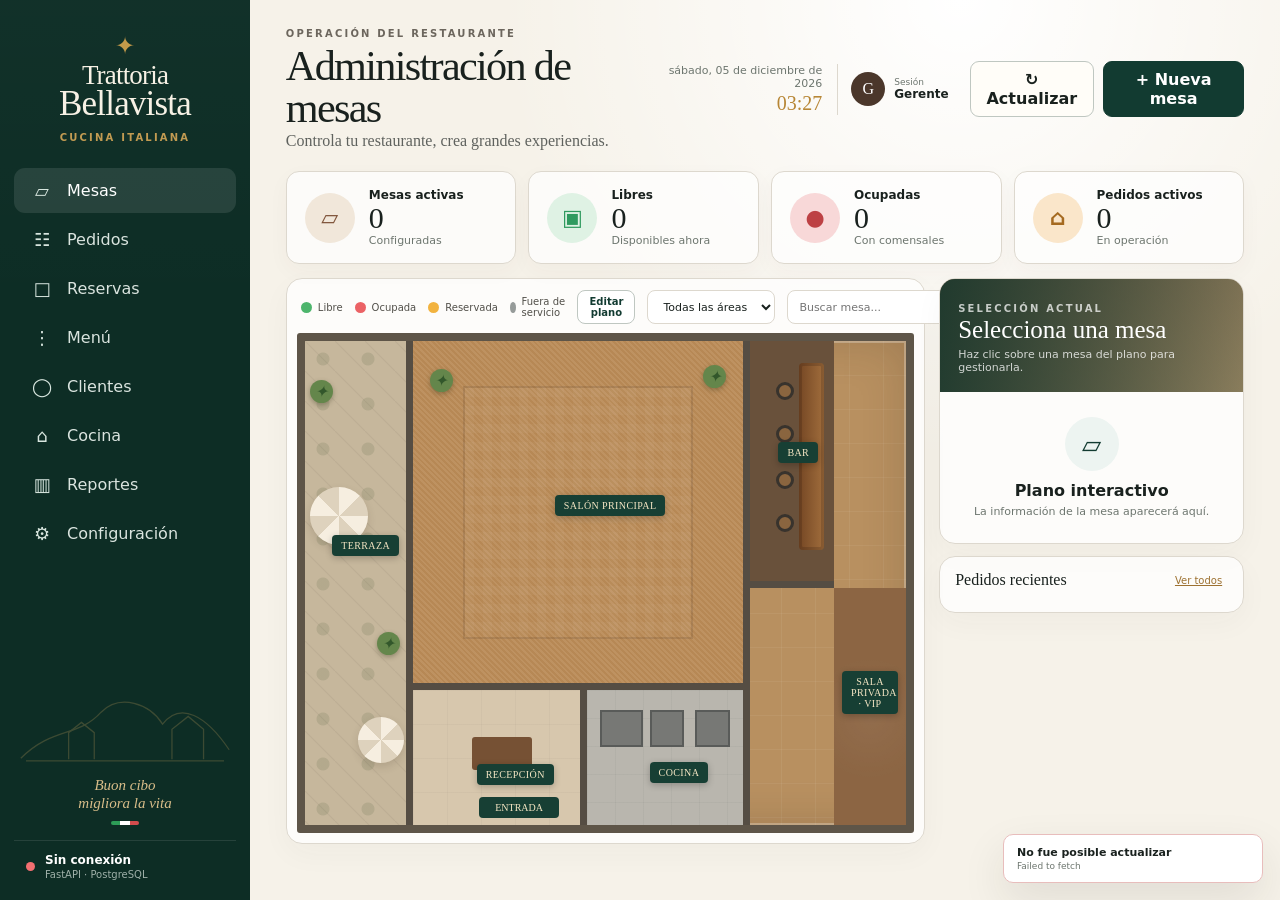
<file: frontend/index.html>
<!doctype html>
<html lang="es">
<head>
  <meta charset="utf-8">
  <meta name="viewport" content="width=device-width,initial-scale=1">
  <meta name="theme-color" content="#123b31">
  <meta name="description" content="Trattoria Bellavista - Administración integral del restaurante">
  <title>Trattoria Bellavista</title>
  <link rel="stylesheet" href="./css/styles.css">
</head>
<body>
  <div class="app-shell">
    <aside class="sidebar">
      <div class="brand">
        <div class="brand-leaf">✦</div>
        <div class="brand-name">Trattoria<br><strong>Bellavista</strong></div>
        <div class="brand-subtitle">CUCINA ITALIANA</div>
      </div>

      <nav class="main-nav">
        <button class="nav-item active" data-view="mesas"><span class="nav-icon">▱</span><span>Mesas</span></button>
        <button class="nav-item" data-view="pedidos"><span class="nav-icon">☷</span><span>Pedidos</span></button>
        <button class="nav-item" data-view="reservas"><span class="nav-icon">□</span><span>Reservas</span></button>
        <button class="nav-item" data-view="menu"><span class="nav-icon">⋮</span><span>Menú</span></button>
        <button class="nav-item" data-view="clientes"><span class="nav-icon">◯</span><span>Clientes</span></button>
        <button class="nav-item" data-view="cocina"><span class="nav-icon">⌂</span><span>Cocina</span></button>
        <button class="nav-item" data-view="reportes"><span class="nav-icon">▥</span><span>Reportes</span></button>
        <button class="nav-item" data-view="configuracion"><span class="nav-icon">⚙</span><span>Configuración</span></button>
      </nav>

      <div class="sidebar-illustration" aria-hidden="true">
        <svg viewBox="0 0 260 100">
          <path d="M8 87 C45 50 75 63 102 33 C124 11 159 23 174 47 C195 20 225 37 252 77" />
          <path d="M14 90 H246" />
          <path d="M64 88 V57 L79 45 L94 57 V88" />
          <path d="M185 88 V53 L204 38 L222 53 V88" />
        </svg>
      </div>

      <div class="sidebar-quote">
        <em>Buon cibo<br>migliora la vita</em>
        <div class="italy-flag"><span></span><span></span><span></span></div>
      </div>

      <div class="connection">
        <span id="apiDot" class="connection-dot"></span>
        <div>
          <strong id="apiStatus">Conectando</strong>
          <small>FastAPI · PostgreSQL</small>
        </div>
      </div>
    </aside>

    <main class="main-content">
      <header class="page-header">
        <div>
          <p id="pageEyebrow" class="eyebrow">OPERACIÓN DEL RESTAURANTE</p>
          <h1 id="pageTitle">Administración de mesas</h1>
          <p id="pageSubtitle" class="page-subtitle">Controla tu restaurante, crea grandes experiencias.</p>
        </div>

        <div class="header-right">
          <div class="clock-block">
            <span id="currentDate"></span>
            <strong id="currentTime"></strong>
          </div>
          <div class="manager-card">
            <div class="manager-avatar">G</div>
            <div><span>Sesión</span><strong>Gerente</strong></div>
          </div>
          <button id="refreshButton" class="button secondary">↻ Actualizar</button>
          <button id="contextAction" class="button primary">+ Nueva mesa</button>
        </div>
      </header>

      <section id="globalStats" class="stats-grid">
        <article class="stat-card">
          <div class="stat-icon brown">▱</div>
          <div><span>Mesas activas</span><strong id="statTotal">0</strong><small>Configuradas</small></div>
        </article>
        <article class="stat-card">
          <div class="stat-icon green">▣</div>
          <div><span>Libres</span><strong id="statFree">0</strong><small>Disponibles ahora</small></div>
        </article>
        <article class="stat-card">
          <div class="stat-icon red">●</div>
          <div><span>Ocupadas</span><strong id="statOccupied">0</strong><small>Con comensales</small></div>
        </article>
        <article class="stat-card">
          <div class="stat-icon gold">⌂</div>
          <div><span>Pedidos activos</span><strong id="statOrders">0</strong><small>En operación</small></div>
        </article>
      </section>

      <!-- MESAS -->
      <section id="viewMesas" class="view active">
        <div class="workspace-grid">
          <section class="floor-card">
            <div class="floor-toolbar">
              <div class="legend">
                <span><i class="legend-dot libre"></i>Libre</span>
                <span><i class="legend-dot ocupada"></i>Ocupada</span>
                <span><i class="legend-dot reservada"></i>Reservada</span>
                <span><i class="legend-dot fuera"></i>Fuera de servicio</span>
              </div>

              <div class="floor-filters">
                <button id="layoutEditButton" class="mini-button">Editar plano</button>
                <select id="areaFilter" class="control">
                  <option value="TODAS">Todas las áreas</option>
                  <option value="SALON">Salón principal</option>
                  <option value="TERRAZA">Terraza</option>
                  <option value="VIP">Sala privada</option>
                  <option value="BAR">Bar</option>
                  <option value="OTRA">Otra</option>
                </select>
                <input id="tableSearch" class="control search" type="search" placeholder="Buscar mesa...">
              </div>
            </div>

            <div id="layoutModeBanner" class="layout-banner hidden">
              Modo edición activo: arrastra una mesa y su posición se guardará en PostgreSQL.
            </div>

            <div id="restaurantMap" class="restaurant-map">
              <div class="zone terrace"><div class="zone-title">TERRAZA</div><div class="umbrella u1"></div><div class="umbrella u2"></div><i class="plant p1"></i><i class="plant p2"></i></div>
              <div class="zone dining"><div class="zone-title">SALÓN PRINCIPAL</div><div class="rug"></div><i class="plant p3"></i><i class="plant p4"></i></div>
              <div class="zone bar"><div class="zone-title">BAR</div><div class="bar-counter"></div><span class="bar-stool s1"></span><span class="bar-stool s2"></span><span class="bar-stool s3"></span><span class="bar-stool s4"></span></div>
              <div class="zone reception"><div class="zone-title">RECEPCIÓN</div><div class="host-desk"></div></div>
              <div class="zone kitchen"><div class="zone-title">COCINA</div><div class="kitchen-counter k1"></div><div class="kitchen-counter k2"></div><div class="kitchen-counter k3"></div></div>
              <div class="zone vip"><div class="zone-title">SALA PRIVADA · VIP</div></div>
              <div class="entrance-label">ENTRADA</div>
              <div id="tableLayer" class="table-layer"></div>
            </div>
          </section>

          <aside class="details-column">
            <section id="selectedTableCard" class="selected-card">
              <div class="selected-hero"><div><span class="eyebrow light">SELECCIÓN ACTUAL</span><h2>Selecciona una mesa</h2><p>Haz clic sobre una mesa del plano para gestionarla.</p></div></div>
              <div class="selected-empty"><div class="empty-table-icon">▱</div><strong>Plano interactivo</strong><span>La información de la mesa aparecerá aquí.</span></div>
            </section>

            <section class="recent-card">
              <div class="card-heading"><h3>Pedidos recientes</h3><button class="text-button" data-go-view="pedidos">Ver todos</button></div>
              <div id="recentOrders" class="recent-orders"></div>
            </section>
          </aside>
        </div>
      </section>

      <!-- PEDIDOS -->
      <section id="viewPedidos" class="view">
        <div class="content-card">
          <div class="section-heading"><div><p class="eyebrow">SEGUIMIENTO</p><h2>Pedidos del restaurante</h2><p>Estados, totales e historial de atención.</p></div></div>
          <div class="two-columns">
            <div><h3 class="column-title">Pedidos activos</h3><div id="activeOrders" class="order-list"></div></div>
            <div><h3 class="column-title">Historial reciente</h3><div id="orderHistory" class="order-list"></div></div>
          </div>
        </div>
      </section>

      <!-- RESERVAS -->
      <section id="viewReservas" class="view">
        <div class="content-card">
          <div class="section-toolbar">
            <div><p class="eyebrow">AGENDA</p><h2>Reservas</h2><p>Gestiona próximas visitas y asignación de mesas.</p></div>
            <select id="reservationStatusFilter" class="control">
              <option value="TODAS">Todos los estados</option>
              <option value="PENDIENTE">Pendientes</option>
              <option value="CONFIRMADA">Confirmadas</option>
              <option value="EN_MESA">En mesa</option>
              <option value="COMPLETADA">Completadas</option>
              <option value="CANCELADA">Canceladas</option>
              <option value="NO_ASISTIO">No asistió</option>
            </select>
          </div>
          <div id="reservationSummary" class="mini-stats"></div>
          <div class="table-wrap">
            <table class="data-table">
              <thead><tr><th>Fecha y hora</th><th>Cliente</th><th>Mesa</th><th>Personas</th><th>Estado</th><th>Acciones</th></tr></thead>
              <tbody id="reservationsTable"></tbody>
            </table>
          </div>
        </div>
      </section>

      <!-- MENU -->
      <section id="viewMenu" class="view">
        <div class="content-card">
          <div class="section-toolbar">
            <div><p class="eyebrow">CUCINA ITALIANA</p><h2>Menú</h2><p>Catálogo de productos disponible para los pedidos.</p></div>
            <div id="menuCategories" class="category-tabs">
              <button class="category-tab active" data-category="TODOS">Todos</button>
              <button class="category-tab" data-category="ENTRADA">Entradas</button>
              <button class="category-tab" data-category="PLATO_FUERTE">Platos fuertes</button>
              <button class="category-tab" data-category="BEBIDA">Bebidas</button>
              <button class="category-tab" data-category="POSTRE">Postres</button>
              <button class="category-tab" data-category="OTRO">Otros</button>
            </div>
          </div>
          <div id="menuGrid" class="menu-grid"></div>
        </div>
      </section>

      <!-- CLIENTES -->
      <section id="viewClientes" class="view">
        <div class="content-card">
          <div class="section-toolbar">
            <div><p class="eyebrow">RELACIONES</p><h2>Clientes</h2><p>Base de clientes para reservas y seguimiento.</p></div>
            <input id="clientSearch" class="control search-wide" type="search" placeholder="Buscar cliente...">
          </div>
          <div class="table-wrap">
            <table class="data-table">
              <thead><tr><th>Cliente</th><th>Teléfono</th><th>Correo</th><th>Estado</th><th>Acciones</th></tr></thead>
              <tbody id="clientsTable"></tbody>
            </table>
          </div>
        </div>
      </section>

      <!-- COCINA -->
      <section id="viewCocina" class="view">
        <div class="content-card">
          <div class="section-heading"><div><p class="eyebrow">KITCHEN DISPLAY</p><h2>Comandas de cocina</h2><p>Flujo operativo de preparación y despacho.</p></div></div>
          <div class="kitchen-board">
            <div class="kitchen-column"><div class="kitchen-column-title pending"><span>Pendientes</span><b id="kitchenPendingCount">0</b></div><div id="kitchenPending" class="kitchen-list"></div></div>
            <div class="kitchen-column"><div class="kitchen-column-title preparing"><span>En preparación</span><b id="kitchenPreparingCount">0</b></div><div id="kitchenPreparing" class="kitchen-list"></div></div>
            <div class="kitchen-column"><div class="kitchen-column-title ready"><span>Listos</span><b id="kitchenReadyCount">0</b></div><div id="kitchenReady" class="kitchen-list"></div></div>
          </div>
        </div>
      </section>

      <!-- REPORTES -->
      <section id="viewReportes" class="view">
        <div class="reports-grid">
          <article class="report-metric"><span>Ventas de hoy</span><strong id="reportSales">$0</strong><small>Pedidos pagados</small></article>
          <article class="report-metric"><span>Pedidos hoy</span><strong id="reportOrders">0</strong><small>Órdenes registradas</small></article>
          <article class="report-metric"><span>Ticket promedio</span><strong id="reportTicket">$0</strong><small>Valor por pedido pagado</small></article>
          <article class="report-metric"><span>Reservas hoy</span><strong id="reportReservations">0</strong><small>Activas para hoy</small></article>
        </div>

        <div class="reports-layout">
          <section class="content-card">
            <div class="section-heading"><p class="eyebrow">RENDIMIENTO</p><h2>Productos más vendidos</h2></div>
            <div id="productRanking" class="ranking"></div>
          </section>

          <section class="content-card highlight-card">
            <p class="eyebrow">DESTACADOS</p>
            <div class="highlight-block"><span>Mesa más utilizada</span><strong id="topTable">Sin datos</strong></div>
            <div class="highlight-block"><span>Producto más vendido</span><strong id="topProduct">Sin datos</strong></div>
          </section>
        </div>
      </section>

      <!-- CONFIGURACION -->
      <section id="viewConfiguracion" class="view">
        <div class="config-layout">
          <section class="content-card">
            <div class="section-heading"><p class="eyebrow">IDENTIDAD</p><h2>Configuración del restaurante</h2><p>Información general almacenada en PostgreSQL.</p></div>

            <form id="configForm" class="form-grid">
              <label class="field"><span>Nombre</span><input id="configName" required maxlength="150"></label>
              <label class="field"><span>Especialidad</span><input id="configSpecialty" required maxlength="120"></label>
              <label class="field"><span>Moneda</span><input id="configCurrency" required maxlength="10"></label>
              <label class="field"><span>Ciudad</span><input id="configCity" maxlength="120"></label>
              <label class="field"><span>Teléfono</span><input id="configPhone" maxlength="40"></label>
              <label class="field"><span>Dirección</span><input id="configAddress" maxlength="200"></label>
              <label class="field full-span"><span>Horario</span><input id="configHours" maxlength="160" placeholder="Lun-Dom 12:00 - 23:00"></label>
              <div class="full-span form-actions"><button class="button primary" type="submit">Guardar configuración</button></div>
            </form>
          </section>

          <aside class="brand-preview">
            <span class="brand-preview-leaf">✦</span>
            <small>CUCINA ITALIANA</small>
            <h2 id="configPreviewName">Trattoria Bellavista</h2>
            <p id="configPreviewSpecialty">Cucina Italiana</p>
            <div class="preview-line"></div>
            <span id="configPreviewCity">Bogotá</span>
          </aside>
        </div>
      </section>
    </main>
  </div>

  <!-- MESA DIALOG -->
  <dialog id="mesaDialog" class="dialog">
    <form id="mesaForm">
      <div class="dialog-header"><div><p class="eyebrow">CONFIGURACIÓN</p><h2 id="mesaDialogTitle">Nueva mesa</h2></div><button type="button" class="icon-button dialog-close">×</button></div>
      <input id="mesaId" type="hidden">
      <label class="field"><span>Número</span><input id="mesaNumero" type="number" min="1" required></label>
      <label class="field"><span>Capacidad</span><input id="mesaCapacidad" type="number" min="1" max="50" required></label>
      <label class="field"><span>Ubicación</span><input id="mesaUbicacion" maxlength="100"></label>
      <div class="dialog-actions"><button type="button" class="button secondary dialog-cancel">Cancelar</button><button class="button primary" type="submit">Guardar</button></div>
    </form>
  </dialog>

  <!-- PRODUCT DIALOG -->
  <dialog id="productDialog" class="dialog">
    <form id="productForm">
      <div class="dialog-header"><div><p class="eyebrow">MENÚ</p><h2 id="productDialogTitle">Nuevo producto</h2></div><button type="button" class="icon-button dialog-close">×</button></div>
      <input id="productId" type="hidden">
      <label class="field"><span>Nombre</span><input id="productName" required minlength="2" maxlength="150"></label>
      <label class="field"><span>Descripción</span><textarea id="productDescription"></textarea></label>
      <div class="form-grid compact-grid">
        <label class="field"><span>Precio</span><input id="productPrice" type="number" min="1" step="100" required></label>
        <label class="field"><span>Categoría</span><select id="productCategory" required><option value="ENTRADA">Entrada</option><option value="PLATO_FUERTE">Plato fuerte</option><option value="BEBIDA">Bebida</option><option value="POSTRE">Postre</option><option value="OTRO">Otro</option></select></label>
      </div>
      <label class="toggle-field"><input id="productAvailable" type="checkbox" checked><span>Producto disponible para pedidos</span></label>
      <div class="dialog-actions"><button type="button" class="button secondary dialog-cancel">Cancelar</button><button class="button primary" type="submit">Guardar producto</button></div>
    </form>
  </dialog>

  <!-- CLIENT DIALOG -->
  <dialog id="clientDialog" class="dialog">
    <form id="clientForm">
      <div class="dialog-header"><div><p class="eyebrow">CLIENTES</p><h2 id="clientDialogTitle">Nuevo cliente</h2></div><button type="button" class="icon-button dialog-close">×</button></div>
      <input id="clientId" type="hidden">
      <label class="field"><span>Nombre</span><input id="clientName" required minlength="2" maxlength="150"></label>
      <label class="field"><span>Teléfono</span><input id="clientPhone" maxlength="30"></label>
      <label class="field"><span>Correo</span><input id="clientEmail" type="email" maxlength="150"></label>
      <label class="field"><span>Observaciones</span><textarea id="clientNotes"></textarea></label>
      <div class="dialog-actions"><button type="button" class="button secondary dialog-cancel">Cancelar</button><button class="button primary" type="submit">Guardar cliente</button></div>
    </form>
  </dialog>

  <!-- RESERVATION DIALOG -->
  <dialog id="reservationDialog" class="dialog">
    <form id="reservationForm">
      <div class="dialog-header"><div><p class="eyebrow">RESERVAS</p><h2 id="reservationDialogTitle">Nueva reserva</h2></div><button type="button" class="icon-button dialog-close">×</button></div>
      <input id="reservationId" type="hidden">
      <label class="field"><span>Cliente</span><select id="reservationClient" required></select></label>
      <div class="form-grid compact-grid">
        <label class="field"><span>Mesa</span><select id="reservationTable" required></select></label>
        <label class="field"><span>Personas</span><input id="reservationPeople" type="number" min="1" max="50" value="2" required></label>
      </div>
      <label class="field"><span>Fecha y hora</span><input id="reservationDateTime" type="datetime-local" required></label>
      <label class="field"><span>Observaciones</span><textarea id="reservationNotes"></textarea></label>
      <div class="dialog-actions"><button type="button" class="button secondary dialog-cancel">Cancelar</button><button class="button primary" type="submit">Guardar reserva</button></div>
    </form>
  </dialog>

  <div id="toastContainer" class="toast-container"></div>
  <script type="module" src="./js/app.js"></script>
</body>
</html>
</file>
<file: frontend/css/styles.css>
:root{
  --forest:#123b31;--forest2:#0d2d25;--forest3:#245346;
  --cream:#f6f2e9;--cream2:#fffdf8;--paper:#fff;
  --ink:#19211e;--muted:#6d766f;--line:#ddd8ce;
  --gold:#b78635;--terracotta:#b85f47;
  --green:#2f9a5f;--greenSoft:#e1f4e7;
  --red:#d14f52;--redSoft:#f9dede;
  --amber:#d99b2b;--amberSoft:#fff0c9;
  --gray:#8f9592;--graySoft:#ecefed;
  --shadow:0 18px 44px rgba(44,37,26,.10);
  --radius:16px
}
*{box-sizing:border-box}
html{min-width:320px;background:var(--cream)}
body{margin:0;color:var(--ink);background:radial-gradient(circle at 75% 0,#fff,transparent 35%),var(--cream);font-family:"Segoe UI",Inter,system-ui,-apple-system,sans-serif}
button,input,select,textarea{font:inherit}button{cursor:pointer}
.app-shell{min-height:100vh;display:grid;grid-template-columns:250px minmax(0,1fr)}
.sidebar{position:sticky;top:0;height:100vh;padding:24px 14px 18px;display:flex;flex-direction:column;color:#fff;background:linear-gradient(180deg,rgba(255,255,255,.02),transparent 35%),var(--forest2);overflow:hidden}
.brand{padding:8px 18px 25px;text-align:center}.brand-leaf{margin-bottom:3px;color:#c49a4a;font-size:24px}
.brand-name{font:27px/.92 Georgia,"Times New Roman",serif;letter-spacing:-.03em;color:#f7f1e5}.brand-name strong{font-size:35px;font-weight:500}
.brand-subtitle{margin-top:12px;color:#c29b52;font-size:10px;font-weight:800;letter-spacing:.22em}
.main-nav{display:grid;gap:4px}.nav-item{width:100%;min-height:45px;padding:0 16px;display:flex;gap:13px;align-items:center;border:0;border-radius:11px;color:#dae4df;background:transparent;text-align:left;transition:.18s}
.nav-item:hover,.nav-item.active{color:#fff;background:rgba(255,255,255,.1)}.nav-icon{width:24px;color:#d8e6df;font-size:18px;text-align:center}
.sidebar-illustration{margin-top:auto;opacity:.25}.sidebar-illustration svg{width:100%;fill:none;stroke:#c9a35d;stroke-width:1.5}
.sidebar-quote{padding:2px 14px 15px;text-align:center;color:#d8bd89;font:italic 15px/1.25 Georgia,serif}
.italy-flag{width:28px;height:4px;margin:8px auto 0;display:grid;grid-template-columns:repeat(3,1fr);overflow:hidden;border-radius:5px}.italy-flag span:nth-child(1){background:#2d9c57}.italy-flag span:nth-child(2){background:#fff}.italy-flag span:nth-child(3){background:#d24c4d}
.connection{padding:12px 12px 2px;display:flex;align-items:center;gap:10px;border-top:1px solid rgba(255,255,255,.1)}.connection-dot{width:9px;height:9px;border-radius:50%;background:#9aa39f}.connection-dot.ok{background:#61d28e}.connection-dot.error{background:#f36f71}.connection strong,.connection small{display:block}.connection strong{font-size:12px}.connection small{margin-top:2px;color:#9fb0a9;font-size:10px}
.main-content{min-width:0;padding:28px clamp(20px,2.8vw,42px) 50px}
.page-header{display:flex;gap:25px;align-items:center;justify-content:space-between;margin-bottom:21px}.eyebrow{margin:0 0 6px;color:#6c665d;font-size:10px;font-weight:900;letter-spacing:.22em}.eyebrow.light{color:rgba(255,255,255,.73)}
h1,h2,h3,p{margin-top:0}h1{margin-bottom:3px;font:500 clamp(31px,3.3vw,48px)/1 Georgia,serif;letter-spacing:-.04em}.page-subtitle{margin-bottom:0;color:#5f625e;font:16px Georgia,serif}
.header-right{display:flex;gap:9px;align-items:center}.clock-block{min-width:135px;padding-right:15px;text-align:right;border-right:1px solid var(--line)}.clock-block span,.clock-block strong{display:block}.clock-block span{color:var(--muted);font-size:11px}.clock-block strong{margin-top:2px;color:var(--gold);font:500 20px Georgia,serif}
.manager-card{padding:0 12px 0 4px;display:flex;align-items:center;gap:9px}.manager-avatar{width:34px;height:34px;display:grid;place-items:center;border-radius:50%;color:#fff;background:#4b372b;font-family:Georgia,serif}.manager-card span,.manager-card strong{display:block}.manager-card span{color:var(--muted);font-size:9px}.manager-card strong{font-size:12px}
.button{min-height:40px;padding:8px 14px;border:1px solid transparent;border-radius:9px;font-weight:750;transition:.16s}.button.primary{color:#fff;background:var(--forest);border-color:var(--forest)}.button.primary:hover{background:var(--forest2)}.button.secondary{color:var(--ink);background:var(--cream2);border-color:#bfc7c1}.button.danger{color:#a54043;background:#fff3f1;border-color:#eec8c6}.button.full{width:100%}
.mini-button{height:34px;padding:0 11px;border:1px solid #bfc7c1;border-radius:8px;background:#fff;color:var(--forest);font-size:10px;font-weight:800}.mini-button.active{color:#fff;background:var(--forest);border-color:var(--forest)}
.stats-grid{margin-bottom:14px;display:grid;grid-template-columns:repeat(4,minmax(0,1fr));gap:12px}.stat-card{min-height:93px;padding:14px 18px;display:flex;gap:14px;align-items:center;border:1px solid var(--line);border-radius:13px;background:rgba(255,255,255,.72);box-shadow:0 7px 22px rgba(80,70,50,.035)}
.stat-icon{flex:0 0 auto;width:50px;height:50px;display:grid;place-items:center;border-radius:50%;font-size:22px;font-weight:800}.stat-icon.brown{color:#7e5238;background:#f1e7da}.stat-icon.green{color:var(--green);background:#dff2e4}.stat-icon.red{color:#bd4144;background:#f8d8d8}.stat-icon.gold{color:#a56a20;background:#fae6ca}.stat-card span,.stat-card small{display:block}.stat-card span{font-size:12px;font-weight:650}.stat-card strong{display:block;margin:1px 0;font:30px/1 Georgia,serif}.stat-card small{color:var(--muted);font-size:11px}
.view{display:none}.view.active{display:block}.workspace-grid{display:grid;grid-template-columns:minmax(0,1fr) 305px;gap:14px;align-items:start}
.floor-card,.selected-card,.recent-card,.content-card,.report-metric,.brand-preview{border:1px solid var(--line);border-radius:var(--radius);background:rgba(255,255,255,.76);box-shadow:0 10px 30px rgba(70,60,45,.035)}
.floor-card{padding:10px}.floor-toolbar{min-height:42px;padding:1px 4px 9px;display:flex;gap:12px;align-items:center;justify-content:space-between}.legend,.floor-filters{display:flex;gap:12px;align-items:center}.legend span{display:inline-flex;gap:6px;align-items:center;color:#514f49;font-size:10px}.legend-dot{width:11px;height:11px;border-radius:50%}.legend-dot.libre{background:#4db56c}.legend-dot.ocupada{background:#eb6265}.legend-dot.reservada{background:#f2b33f}.legend-dot.fuera{background:#969b99}
.control{height:34px;padding:0 11px;border:1px solid var(--line);border-radius:8px;outline:none;color:var(--ink);background:#fff;font-size:11px}.control.search{width:160px}.control.search-wide{width:260px}.layout-banner{margin:0 3px 8px;padding:8px 11px;border-radius:8px;color:#75571f;background:#fff1c8;font-size:10px}.hidden{display:none!important}
.restaurant-map{position:relative;width:100%;aspect-ratio:16/9;min-height:500px;overflow:hidden;border:8px solid #5e5548;border-radius:3px;background:linear-gradient(90deg,rgba(255,255,255,.06) 1px,transparent 1px),linear-gradient(rgba(255,255,255,.05) 1px,transparent 1px),#b89060;background-size:34px 34px;box-shadow:inset 0 0 0 2px rgba(255,255,255,.25),inset 0 0 45px rgba(46,32,20,.18);touch-action:none}
.zone{position:absolute;overflow:hidden}.zone-title{position:absolute;z-index:3;padding:5px 9px;border-radius:4px;color:#f5e6c4;background:#173f34;box-shadow:0 2px 7px rgba(0,0,0,.24);font:10px Georgia,serif;letter-spacing:.04em}
.terrace{left:0;top:0;width:18%;height:100%;border-right:7px solid #554d43;background:radial-gradient(circle at 18px 18px,rgba(68,86,49,.14) 0 6px,transparent 7px),linear-gradient(45deg,transparent 48%,rgba(100,92,76,.09) 49%,rgba(100,92,76,.09) 51%,transparent 52%),#c6b79c;background-size:45px 45px,30px 30px,auto}.terrace .zone-title{left:27%;top:40%}
.dining{left:18%;top:0;width:56%;height:72%;border-right:7px solid #554d43;border-bottom:7px solid #554d43;background:repeating-linear-gradient(45deg,rgba(255,255,255,.06) 0 2px,rgba(97,67,35,.04) 2px 4px),#ba8b57}.dining .zone-title{left:43%;top:45%}.rug{position:absolute;left:15%;top:13%;width:70%;height:74%;border:2px solid rgba(74,54,31,.16);background:linear-gradient(90deg,rgba(255,255,255,.03) 50%,transparent 50%),linear-gradient(rgba(255,255,255,.03) 50%,transparent 50%);background-size:18px 18px}
.bar{left:74%;top:0;width:14%;height:51%;border-bottom:7px solid #554d43;background:#69513b}.bar .zone-title{left:34%;top:42%}.bar-counter{position:absolute;right:12%;top:9%;width:30%;height:78%;border-radius:4px;background:linear-gradient(90deg,#754724,#a06d3c);box-shadow:inset 0 0 0 3px rgba(42,24,13,.2)}.bar-stool{position:absolute;right:48%;width:18px;height:18px;border:3px solid #38332d;border-radius:50%;background:#8a653f}.bar-stool.s1{top:17%}.bar-stool.s2{top:35%}.bar-stool.s3{top:54%}.bar-stool.s4{top:72%}
.reception{left:18%;bottom:0;width:29%;height:28%;border-right:7px solid #554d43;background:linear-gradient(90deg,rgba(120,110,94,.06) 1px,transparent 1px),linear-gradient(rgba(120,110,94,.06) 1px,transparent 1px),#d7c7ad;background-size:34px 34px}.reception .zone-title{left:38%;top:55%}.host-desk{position:absolute;left:35%;top:35%;width:36%;height:24%;border-radius:3px;background:#765134}
.kitchen{left:47%;bottom:0;width:27%;height:28%;border-right:7px solid #554d43;background:linear-gradient(90deg,rgba(120,120,120,.09) 1px,transparent 1px),linear-gradient(rgba(120,120,120,.09) 1px,transparent 1px),#b9b6ae;background-size:28px 28px}.kitchen .zone-title{left:40%;top:53%}.kitchen-counter{position:absolute;background:#777875;border:2px solid #595b59}.kitchen-counter.k1{left:8%;top:15%;width:28%;height:27%}.kitchen-counter.k2{left:40%;top:15%;width:22%;height:27%}.kitchen-counter.k3{right:8%;top:15%;width:23%;height:27%}
.vip{right:0;bottom:0;width:12%;height:49%;background:radial-gradient(circle at 50% 55%,rgba(255,255,255,.05),transparent 45%),#8c6543}.vip .zone-title{left:11%;top:35%;width:78%;text-align:center}.entrance-label{position:absolute;z-index:5;left:29%;bottom:1.5%;padding:5px 16px;border-radius:4px;color:#f5e6c4;background:#173f34;font:10px Georgia,serif}
.plant{position:absolute;z-index:2;width:23px;height:23px;border-radius:50%;background:#64864b;box-shadow:0 2px 5px rgba(46,49,22,.35)}.plant:after{content:"✦";display:grid;place-items:center;color:#32572b;height:100%}.p1{left:5%;top:8%}.p2{right:6%;top:60%}.p3{left:5%;top:8%}.p4{right:5%;top:7%}
.umbrella{position:absolute;width:58px;height:58px;border-radius:50%;background:conic-gradient(#f6eee0 0 45deg,#ded2bd 45deg 90deg,#f6eee0 90deg 135deg,#ded2bd 135deg 180deg,#f6eee0 180deg 225deg,#ded2bd 225deg 270deg,#f6eee0 270deg 315deg,#ded2bd 315deg);box-shadow:0 4px 9px rgba(61,47,33,.15)}.umbrella.u1{left:5%;top:30%}.umbrella.u2{right:2%;bottom:13%;width:46px;height:46px}
.table-layer{position:absolute;inset:0;z-index:10}.floor-table{position:absolute;transform:translate(-50%,-50%);display:grid;place-items:center;border:4px solid rgba(74,49,29,.58);color:#2f271f;background:linear-gradient(145deg,#bf8b52,#9f6b3c);box-shadow:0 7px 12px rgba(46,31,18,.28),inset 0 0 0 2px rgba(255,255,255,.16);transition:transform .14s,filter .14s;user-select:none}.floor-table:hover,.floor-table.selected{transform:translate(-50%,-50%) scale(1.06);filter:brightness(1.07)}.floor-table.dragging{transition:none;transform:translate(-50%,-50%) scale(1.1);z-index:30}.floor-table.round{width:68px;height:68px;border-radius:50%}.floor-table.rect{width:92px;height:58px;border-radius:9px}.floor-table.small{width:60px;height:60px;border-radius:50%}
.floor-table:before,.floor-table:after{content:"";position:absolute;background:#34322e;box-shadow:0 0 0 2px #5b5145}.floor-table.round:before,.floor-table.small:before{width:22px;height:9px;left:50%;top:-13px;transform:translateX(-50%);border-radius:5px}.floor-table.round:after,.floor-table.small:after{width:22px;height:9px;left:50%;bottom:-13px;transform:translateX(-50%);border-radius:5px}.floor-table.rect:before{width:11px;height:25px;left:-14px;top:50%;transform:translateY(-50%);border-radius:5px}.floor-table.rect:after{width:11px;height:25px;right:-14px;top:50%;transform:translateY(-50%);border-radius:5px}
.table-badge{min-width:52px;padding:5px 7px;border:1px solid rgba(255,255,255,.45);border-radius:999px;color:#fff;background:var(--green);box-shadow:0 2px 5px rgba(0,0,0,.22);font-size:10px;font-weight:850;text-align:center;white-space:nowrap}.state-OCUPADA .table-badge{background:var(--red)}.state-RESERVADA .table-badge{color:#4a3511;background:#f0b545}.state-FUERA_DE_SERVICIO .table-badge{background:var(--gray)}.floor-table.filtered{opacity:.12;pointer-events:none}
.details-column{display:grid;gap:12px}.selected-card{overflow:hidden}.selected-hero{min-height:110px;padding:18px;display:flex;align-items:end;color:#fff;background:linear-gradient(90deg,rgba(17,52,42,.86),rgba(17,52,42,.35)),linear-gradient(135deg,#816147,#caa477)}.selected-hero h2{margin-bottom:4px;font:500 25px Georgia,serif}.selected-hero p{margin-bottom:0;color:rgba(255,255,255,.78);font-size:11px}.selected-empty{padding:25px 18px;text-align:center}.empty-table-icon{width:54px;height:54px;margin:0 auto 10px;display:grid;place-items:center;border-radius:50%;color:var(--forest);background:#edf4f1;font-size:25px}.selected-empty strong,.selected-empty span{display:block}.selected-empty span{margin-top:5px;color:var(--muted);font-size:11px}.selected-body{padding:14px 16px 16px}
.status-pill{display:inline-flex;align-items:center;min-height:24px;padding:4px 8px;border-radius:999px;font-size:9px;font-weight:850}.status-LIBRE,.status-PAGADO,.status-COMPLETADA{color:#1a7c47;background:var(--greenSoft)}.status-OCUPADA,.status-EN_PREPARACION{color:#ae3639;background:var(--redSoft)}.status-RESERVADA,.status-PENDIENTE,.status-CONFIRMADA,.status-LISTO{color:#90620f;background:var(--amberSoft)}.status-FUERA_DE_SERVICIO,.status-CANCELADA,.status-NO_ASISTIO{color:#646a67;background:var(--graySoft)}.status-ABIERTO,.status-ENTREGADO,.status-EN_MESA{color:#315a83;background:#e5eef8}
.selected-topline{display:flex;align-items:center;justify-content:space-between;margin-bottom:11px}.text-button{border:0;color:#9d7131;background:transparent;font-size:10px;text-decoration:underline}.info-list{display:grid;gap:7px;margin:12px 0}.info-line{display:grid;grid-template-columns:20px 1fr;gap:7px;color:#4e5550;font-size:11px}.selected-actions{display:grid;gap:7px;margin-top:12px}.order-detail{margin-top:12px;padding-top:12px;border-top:1px solid var(--line)}.order-head{display:flex;align-items:center;justify-content:space-between}.order-head strong{font:19px Georgia,serif}.order-total{color:var(--forest);font-weight:850}.items-mini{display:grid;gap:7px;margin:9px 0 12px}.item-mini{padding:7px 0;display:grid;grid-template-columns:minmax(0,1fr) auto;gap:8px;border-bottom:1px solid #eee9df;font-size:10px}.item-mini:last-child{border-bottom:0}.item-mini strong,.item-mini span{display:block}.item-mini span{margin-top:2px;color:var(--muted)}.item-mini-actions{display:flex;gap:4px;align-items:center}.qty-btn{width:24px;height:24px;border:1px solid var(--line);border-radius:6px;background:#fff}.remove-mini{border:0;color:#ae4042;background:transparent;font-size:9px;font-weight:800}.add-form{display:grid;gap:7px;margin-top:10px}.add-form select,.add-form input,.add-form textarea{width:100%;border:1px solid var(--line);border-radius:7px;padding:8px;background:#fff;font-size:10px}.add-form .row{display:grid;grid-template-columns:1fr 70px;gap:6px}.add-form textarea{min-height:50px;resize:vertical}
.recent-card{padding:14px 15px}.card-heading{display:flex;align-items:center;justify-content:space-between;margin-bottom:9px}.card-heading h3{margin-bottom:0;font:16px Georgia,serif}.recent-order{padding:9px 0;display:grid;grid-template-columns:9px 1fr auto;gap:8px;align-items:center;border:0;border-top:1px solid #eee9df;background:transparent;width:100%;text-align:left}.recent-order:first-child{border-top:0}.recent-order .dot{width:8px;height:8px;border-radius:50%;background:var(--gray)}.recent-order .dot.active{background:var(--red)}.recent-order .dot.done{background:var(--green)}.recent-order strong,.recent-order span{display:block}.recent-order strong{font-size:10px}.recent-order span,.recent-order time{color:var(--muted);font-size:9px}
.content-card{padding:22px}.section-heading h2,.section-toolbar h2{margin-bottom:5px;font:28px Georgia,serif}.section-heading p:last-child,.section-toolbar p:last-child{color:var(--muted);font-size:12px}.section-toolbar{display:flex;align-items:end;justify-content:space-between;gap:16px;margin-bottom:18px}.two-columns{display:grid;grid-template-columns:1fr 1fr;gap:22px;margin-top:20px}.column-title{color:#746d62;font-size:10px;text-transform:uppercase;letter-spacing:.12em}.order-list{display:grid;gap:8px}.order-card{padding:12px;display:grid;grid-template-columns:auto 1fr auto;gap:10px;align-items:center;border:1px solid var(--line);border-radius:10px;background:#fff}.order-card .number{width:40px;height:40px;display:grid;place-items:center;border-radius:9px;background:#f3efe7;font-weight:850}.order-card strong,.order-card span{display:block}.order-card strong{font-size:11px}.order-card span{margin-top:2px;color:var(--muted);font-size:9px}.order-card .amount{color:var(--forest);font-size:11px;font-weight:850}
.mini-stats{display:flex;gap:8px;flex-wrap:wrap;margin-bottom:14px}.mini-stat{min-width:115px;padding:10px 12px;border:1px solid var(--line);border-radius:10px;background:#faf8f3}.mini-stat span,.mini-stat strong{display:block}.mini-stat span{color:var(--muted);font-size:9px}.mini-stat strong{margin-top:2px;font:20px Georgia,serif}
.table-wrap{width:100%;overflow:auto;border:1px solid var(--line);border-radius:12px}.data-table{width:100%;border-collapse:collapse;background:#fff;font-size:11px}.data-table th{padding:11px 12px;color:#746d62;background:#f8f5ee;font-size:9px;letter-spacing:.05em;text-align:left;text-transform:uppercase}.data-table td{padding:12px;border-top:1px solid #eee9df;vertical-align:middle}.data-table td strong,.data-table td small{display:block}.data-table td small{margin-top:2px;color:var(--muted)}.table-actions{display:flex;gap:5px;flex-wrap:wrap}.action-chip{padding:5px 7px;border:1px solid var(--line);border-radius:7px;background:#fff;color:var(--forest);font-size:9px;font-weight:750}.action-chip.danger{color:#a54043}
.category-tabs{display:flex;gap:6px;flex-wrap:wrap}.category-tab{height:32px;padding:0 11px;border:1px solid var(--line);border-radius:999px;background:#fff;color:#635f57;font-size:10px}.category-tab.active{color:#fff;background:var(--forest);border-color:var(--forest)}
.menu-grid{display:grid;grid-template-columns:repeat(auto-fill,minmax(215px,1fr));gap:13px}.product-card{overflow:hidden;border:1px solid var(--line);border-radius:14px;background:#fff;transition:.16s}.product-card:hover{transform:translateY(-2px);box-shadow:0 12px 30px rgba(55,45,30,.08)}.product-art{height:100px;display:flex;align-items:center;justify-content:center;color:#fff;background:linear-gradient(135deg,#315346,#b78b57);font:35px Georgia,serif}.product-art.ENTRADA{background:linear-gradient(135deg,#b06e4c,#d5a05f)}.product-art.PLATO_FUERTE{background:linear-gradient(135deg,#275346,#7e9d6a)}.product-art.BEBIDA{background:linear-gradient(135deg,#4c7191,#8db3bf)}.product-art.POSTRE{background:linear-gradient(135deg,#9d6a72,#d3a0a4)}.product-card-body{padding:13px}.product-card-head{display:flex;gap:8px;justify-content:space-between}.product-card h3{margin-bottom:3px;font:18px Georgia,serif}.product-card p{min-height:34px;margin-bottom:10px;color:var(--muted);font-size:10px;line-height:1.45}.product-price{font-size:15px;font-weight:850;color:var(--forest)}.product-footer{margin-top:11px;padding-top:9px;display:flex;align-items:center;justify-content:space-between;border-top:1px solid #eee9df}
.kitchen-board{display:grid;grid-template-columns:repeat(3,1fr);gap:13px;margin-top:18px}.kitchen-column{min-height:420px;padding:10px;border:1px solid var(--line);border-radius:13px;background:#f8f6f0}.kitchen-column-title{padding:10px;display:flex;align-items:center;justify-content:space-between;border-radius:9px;font-size:11px;font-weight:850}.kitchen-column-title.pending{color:#76551a;background:#fff0c7}.kitchen-column-title.preparing{color:#9c383b;background:#f8dede}.kitchen-column-title.ready{color:#1e7147;background:#dff3e7}.kitchen-list{display:grid;gap:8px;margin-top:9px}.kitchen-ticket{padding:12px;border:1px solid var(--line);border-radius:10px;background:#fff;box-shadow:0 5px 14px rgba(44,37,26,.04)}.ticket-head{display:flex;align-items:center;justify-content:space-between;margin-bottom:8px}.ticket-head strong{font:18px Georgia,serif}.ticket-items{display:grid;gap:5px;margin:8px 0 11px}.ticket-item{padding:5px 0;border-bottom:1px dashed #e2ddd3;font-size:10px}.ticket-item:last-child{border-bottom:0}.ticket-item b{margin-right:4px}.ticket-note{display:block;margin-top:2px;color:#9d6a31;font-size:9px}
.reports-grid{display:grid;grid-template-columns:repeat(4,1fr);gap:12px;margin-bottom:14px}.report-metric{padding:18px}.report-metric span,.report-metric small{display:block}.report-metric span{color:var(--muted);font-size:10px}.report-metric strong{display:block;margin:6px 0 2px;font:31px Georgia,serif;color:var(--forest)}.report-metric small{color:#8a8f8b;font-size:9px}.reports-layout{display:grid;grid-template-columns:minmax(0,1.4fr) minmax(280px,.6fr);gap:14px}.ranking{display:grid;gap:12px;margin-top:16px}.rank-row{display:grid;grid-template-columns:170px 1fr 65px;gap:10px;align-items:center;font-size:10px}.rank-row strong{overflow:hidden;text-overflow:ellipsis;white-space:nowrap}.rank-track{height:9px;overflow:hidden;border-radius:999px;background:#ebe7de}.rank-bar{height:100%;border-radius:999px;background:linear-gradient(90deg,var(--forest3),#7b9e71)}.rank-value{text-align:right;color:var(--muted)}.highlight-card{background:linear-gradient(155deg,#143b31,#1d4c3f);color:#fff}.highlight-card .eyebrow{color:#c8b78f}.highlight-block{padding:18px 0;border-top:1px solid rgba(255,255,255,.15)}.highlight-block:first-of-type{margin-top:15px}.highlight-block span,.highlight-block strong{display:block}.highlight-block span{color:#b9c8c2;font-size:10px}.highlight-block strong{margin-top:5px;font:24px Georgia,serif}
.config-layout{display:grid;grid-template-columns:minmax(0,1fr) 330px;gap:14px}.form-grid{display:grid;grid-template-columns:1fr 1fr;gap:10px 12px;margin-top:18px}.form-grid.compact-grid{margin-top:0}.full-span{grid-column:1/-1}.field{display:grid;gap:5px}.field span{color:var(--muted);font-size:10px;font-weight:750}.field input,.field select,.field textarea{width:100%;min-height:39px;padding:8px 10px;border:1px solid var(--line);border-radius:8px;background:#fff;outline:none}.field textarea{min-height:72px;resize:vertical}.toggle-field{display:flex;gap:8px;align-items:center;margin-top:10px;color:#5f655f;font-size:11px}.form-actions{margin-top:5px}.brand-preview{min-height:380px;padding:35px 25px;display:flex;flex-direction:column;align-items:center;justify-content:center;color:#f7f1e5;background:linear-gradient(155deg,#143b31,#0c2a22);text-align:center}.brand-preview-leaf{color:#c49a4a;font-size:30px}.brand-preview small{margin-top:15px;color:#c29b52;letter-spacing:.21em}.brand-preview h2{margin:9px 0 3px;font:35px Georgia,serif}.brand-preview p{color:#ccd9d3;font:17px Georgia,serif}.preview-line{width:55px;height:1px;margin:16px 0;background:#c29b52}.brand-preview>span:last-child{color:#d8c59f;font-size:11px}
.empty-state{padding:28px 15px;border:1px dashed var(--line);border-radius:10px;color:var(--muted);text-align:center;font-size:11px}
.dialog{width:min(460px,calc(100vw - 25px));padding:0;border:0;border-radius:15px;box-shadow:var(--shadow)}.dialog::backdrop{background:rgba(15,30,25,.38)}.dialog form{padding:20px}.dialog-header{margin-bottom:16px;display:flex;gap:15px;align-items:start;justify-content:space-between}.dialog-header h2{margin-bottom:0;font:25px Georgia,serif}.icon-button{width:34px;height:34px;border:1px solid var(--line);border-radius:8px;color:#6d726e;background:#fff;font-size:20px}.dialog-actions{margin-top:17px;display:flex;gap:8px;justify-content:flex-end}
.toast-container{position:fixed;z-index:100;right:17px;bottom:17px;display:grid;gap:7px}.toast{min-width:260px;max-width:360px;padding:11px 13px;border:1px solid var(--line);border-radius:10px;background:#fff;box-shadow:var(--shadow);font-size:11px}.toast.error{border-color:#e8bdbc}.toast strong,.toast span{display:block}.toast span{margin-top:2px;color:var(--muted);font-size:9px}
@media(max-width:1220px){.workspace-grid{grid-template-columns:minmax(0,1fr) 270px}.header-right .manager-card,.clock-block{display:none}.restaurant-map{min-height:430px}.config-layout{grid-template-columns:1fr}.brand-preview{min-height:220px}.reports-grid{grid-template-columns:1fr 1fr}}
@media(max-width:980px){.app-shell{grid-template-columns:78px minmax(0,1fr)}.brand-name,.brand-subtitle,.sidebar-illustration,.sidebar-quote,.nav-item span:last-child,.connection div{display:none}.brand{padding:5px 0 20px}.nav-item{justify-content:center;padding:0}.workspace-grid{grid-template-columns:1fr}.details-column{grid-template-columns:1fr 1fr}.stats-grid{grid-template-columns:1fr 1fr}.reports-layout{grid-template-columns:1fr}.kitchen-board{grid-template-columns:1fr}.two-columns{grid-template-columns:1fr}}
@media(max-width:720px){.app-shell{display:block}.sidebar{position:static;width:100%;height:auto;padding:8px;flex-direction:row;align-items:center;overflow-x:auto}.brand{margin-right:auto;padding:0 8px}.brand-leaf{margin:0}.main-nav{display:flex}.nav-item{width:42px;min-width:42px;min-height:40px}.connection{display:none}.main-content{padding:20px 12px 35px}.page-header{align-items:stretch;flex-direction:column}.header-right{justify-content:stretch}.header-right .button{flex:1}.stats-grid,.reports-grid{grid-template-columns:1fr 1fr}.floor-toolbar,.section-toolbar{align-items:stretch;flex-direction:column}.legend{gap:8px;flex-wrap:wrap}.floor-filters{width:100%;flex-wrap:wrap}.restaurant-map{min-height:390px}.details-column{grid-template-columns:1fr}.form-grid{grid-template-columns:1fr}.full-span{grid-column:auto}.rank-row{grid-template-columns:120px 1fr 55px}}
@media(max-width:480px){h1{font-size:30px}.stats-grid,.reports-grid{grid-template-columns:1fr}.restaurant-map{min-width:650px}.floor-card{overflow-x:auto}.category-tabs{overflow-x:auto;flex-wrap:nowrap}.menu-grid{grid-template-columns:1fr}}
</file>
